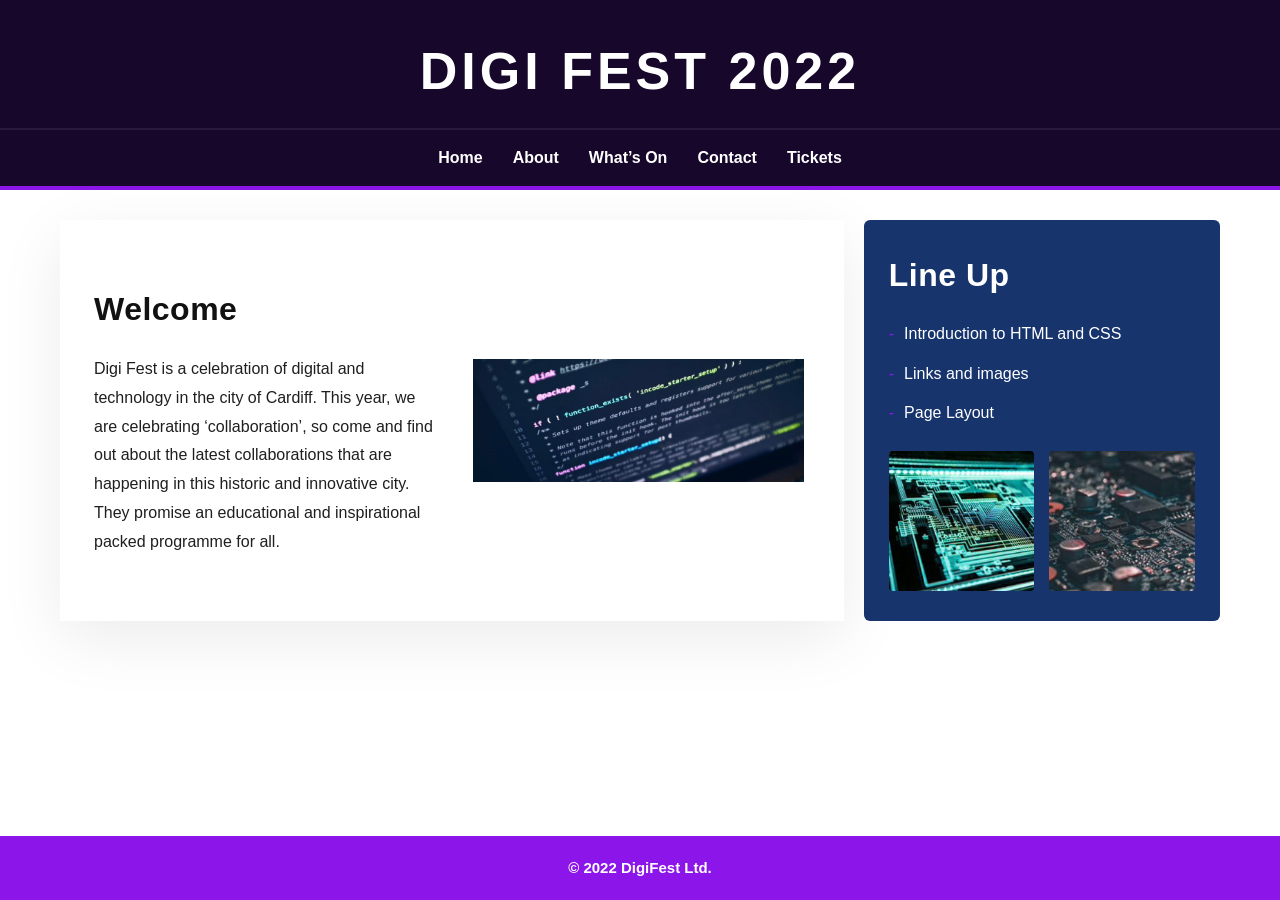
<file: chapters/chapter-4/index.html>
<!DOCTYPE html>
<html lang="en">
<head>
    <meta charset="UTF-8">
    <meta name="viewport" content="width=device-width, initial-scale=1.0">
    <title>Digi Fest - Cardiff Digital Festival</title>
    <link rel="stylesheet" href="style.css">
</head>
<body>
    <div class="page">
        <header class="site-header">
            <div class="header-top">
                <h1>DIGI FEST 2022</h1>
            </div>
            <nav class="navbar">
                <ul>
                    <li><a href="#home">Home</a></li>
                    <li><a href="#about">About</a></li>
                    <li><a href="#whats-on">What’s On</a></li>
                    <li><a href="#contact">Contact</a></li>
                    <li><a href="#tickets">Tickets</a></li>
                </ul>
            </nav>
        </header>

        <main class="content-area">
            <section class="hero-content">
                <article class="welcome">
                    <h2>Welcome</h2>
                    <p>Digi Fest is a celebration of digital and technology in the city of Cardiff. This year, we are celebrating ‘collaboration’, so come and find out about the latest collaborations that are happening in this historic and innovative city. They promise an educational and inspirational packed programme for all.</p>
                </article>
                <div class="hero-image">
                    <img src="WhatsApp Image 2026-05-02 at 1.34.04 PM (1).jpeg" alt="Coding screen" />
                </div>
            </section>

            <aside class="sidebar">
                <div class="sidebar-card">
                    <h2>Line Up</h2>
                    <ul>
                        <li>Introduction to HTML and CSS</li>
                        <li>Links and images</li>
                        <li>Page Layout</li>
                    </ul>
                    <div class="sidebar-images">
                        <img src="WhatsApp Image 2026-05-02 at 1.34.04 PM.jpeg" alt="Circuit board" />
                        <img src="WhatsApp Image 2026-05-02 at 1.34.03 PM.jpeg" alt="Neon circuit" />
                    </div>
                </div>
            </aside>
        </main>

        <footer class="footer">
            <p>&copy; 2022 DigiFest Ltd.</p>
        </footer>
    </div>
</body>
</html>
</file>
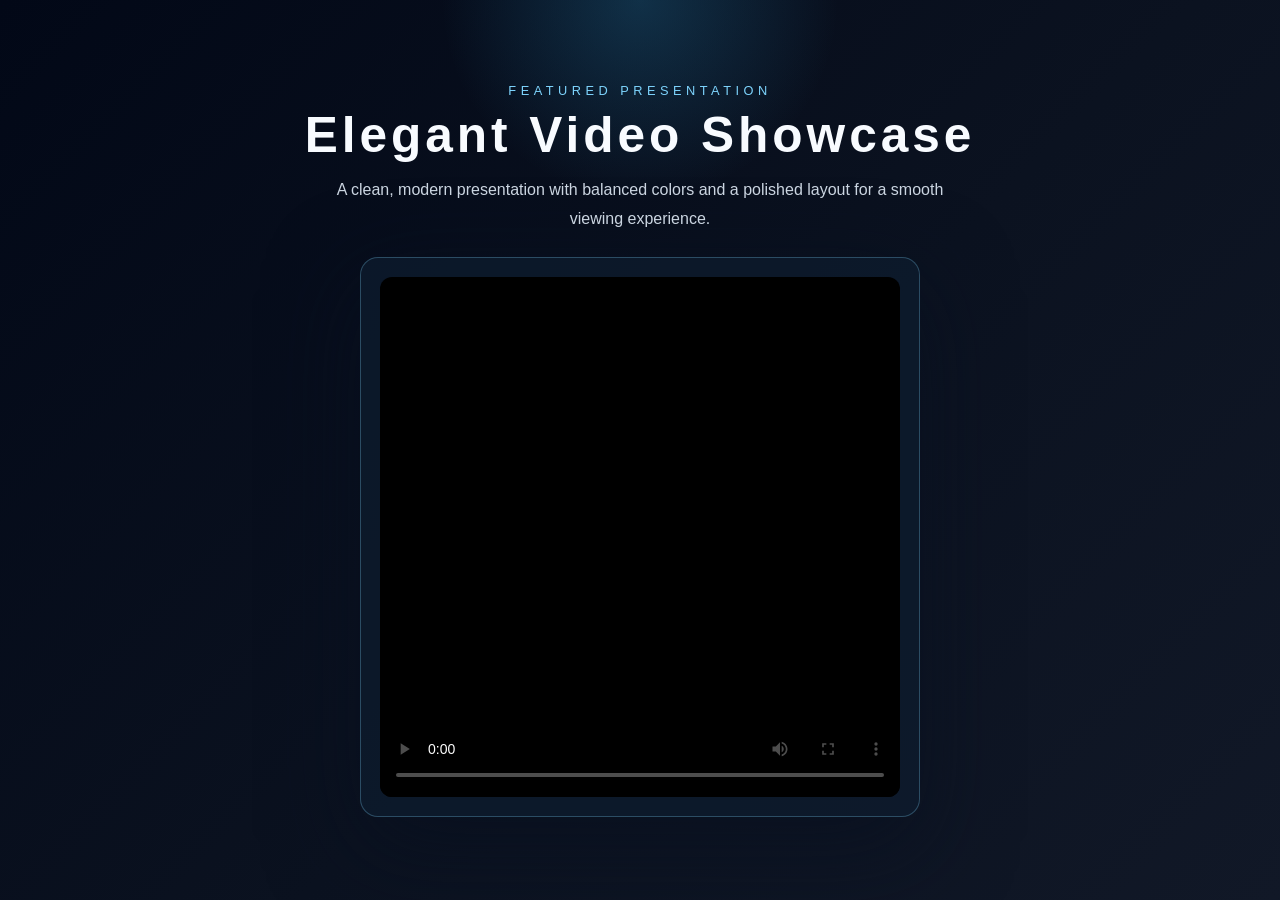
<file: chapters/CHAPTER-5-VIDEO/index.html>
<!DOCTYPE html>
<html lang="en">
<head>
    <meta charset="UTF-8" />
    <meta name="viewport" content="width=device-width, initial-scale=1.0" />
    <title>Featured Video</title>
    <link rel="stylesheet" href="style.css" />
</head>
<body>
    <main class="page">
        <header class="hero">
            <p class="eyebrow">Featured Presentation</p>
            <h1>Elegant Video Showcase</h1>
            <p class="subtitle">A clean, modern presentation with balanced colors and a polished layout for a smooth viewing experience.</p>
        </header>

        <section class="player-card">
            <video controls poster="https://images.unsplash.com/photo-1494526585095-c41746248156?auto=format&fit=crop&w=1200&q=80" aria-label="Featured video player">
                <source src="https://www.w3schools.com/html/mov_bbb.mp4" type="video/mp4" />
                Your browser does not support the video tag.
            </video>
        </section>
    </main>
</body>
</html>
</file>
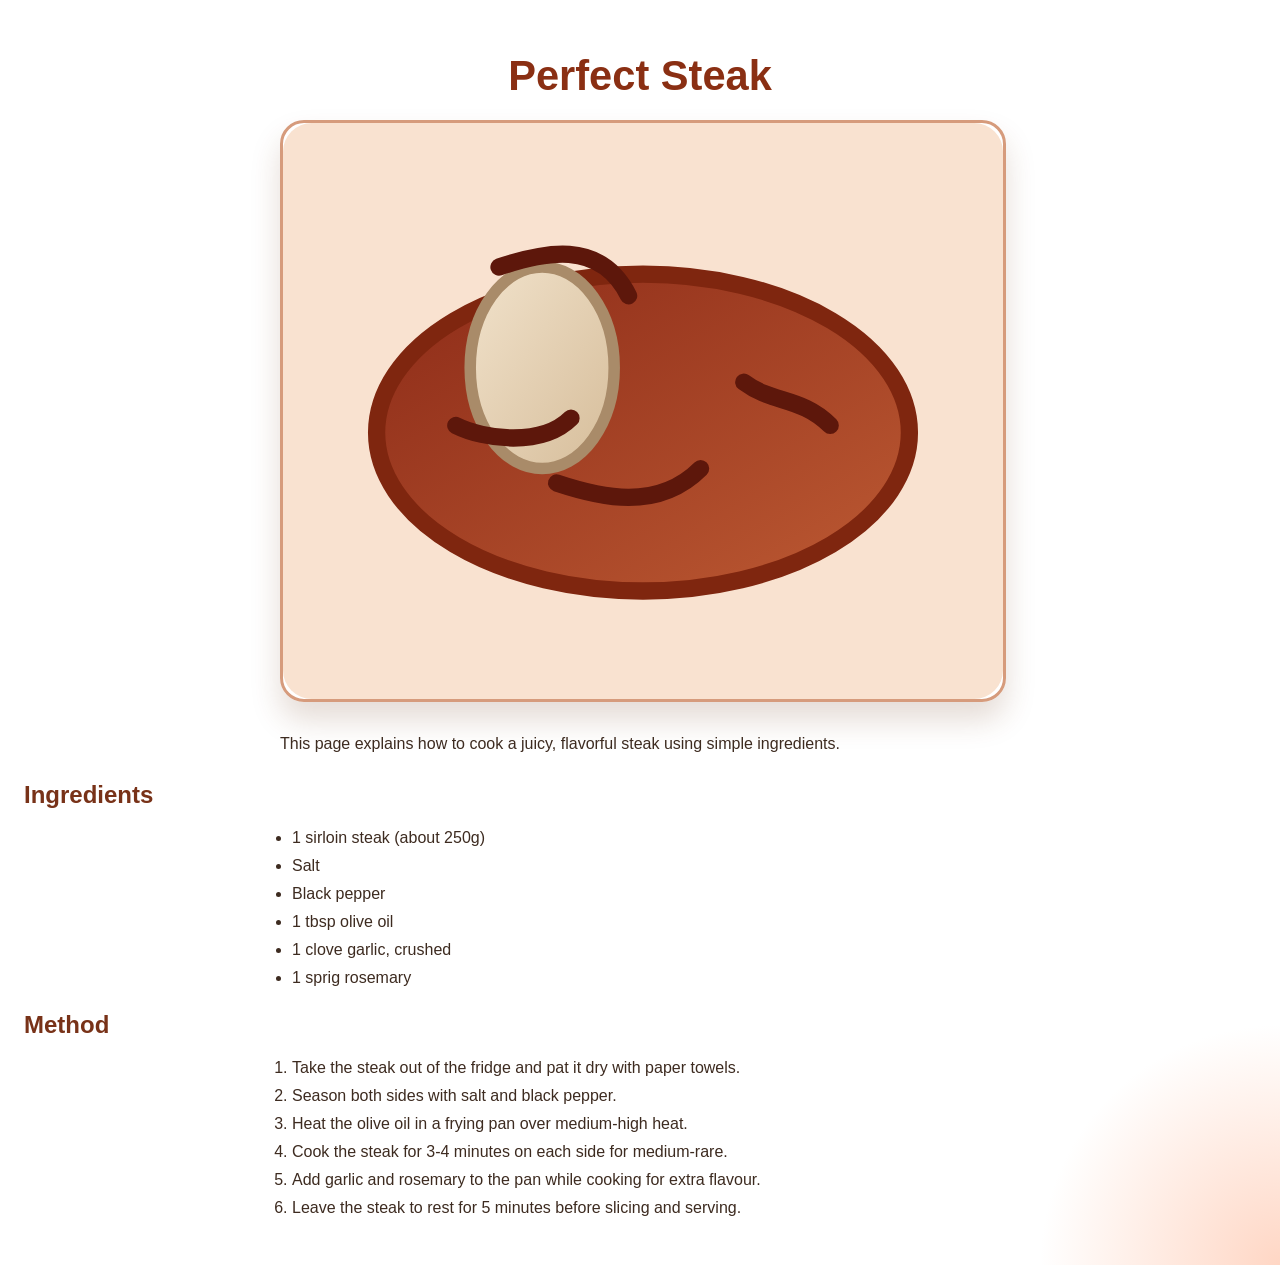
<file: chapters/chapter_1/INDEX.HTML>
<!DOCTYPE html>
<html lang="en">
<head>
  <meta charset="UTF-8">
  <meta name="viewport" content="width=device-width, initial-scale=1.0">
  <title>Perfect Steak Recipe</title>
  <link rel="stylesheet" href="style.css">
</head>
<body>
  <!-- Main recipe title -->
  <h1>Perfect Steak</h1>

  <!-- Steak image to show the dish -->
  <div class="recipe-image">
    <img src="steak.svg" alt="Steak illustration" width="600" height="360">
  </div>

  <!-- Short description of the recipe -->
  <p>This page explains how to cook a juicy, flavorful steak using simple ingredients.</p>

  <!-- Ingredients section -->
  <h2>Ingredients</h2>
  <ul>
    <li>1 sirloin steak (about 250g)</li>
    <li>Salt</li>
    <li>Black pepper</li>
    <li>1 tbsp olive oil</li>
    <li>1 clove garlic, crushed</li>
    <li>1 sprig rosemary</li>
  </ul>

  <!-- Method section -->
  <h2>Method</h2>
  <ol>
    <li>Take the steak out of the fridge and pat it dry with paper towels.</li>
    <li>Season both sides with salt and black pepper.</li>
    <li>Heat the olive oil in a frying pan over medium-high heat.</li>
    <li>Cook the steak for 3-4 minutes on each side for medium-rare.</li>
    <li>Add garlic and rosemary to the pan while cooking for extra flavour.</li>
    <li>Leave the steak to rest for 5 minutes before slicing and serving.</li>
  </ol>
</body>
</html>
</file>
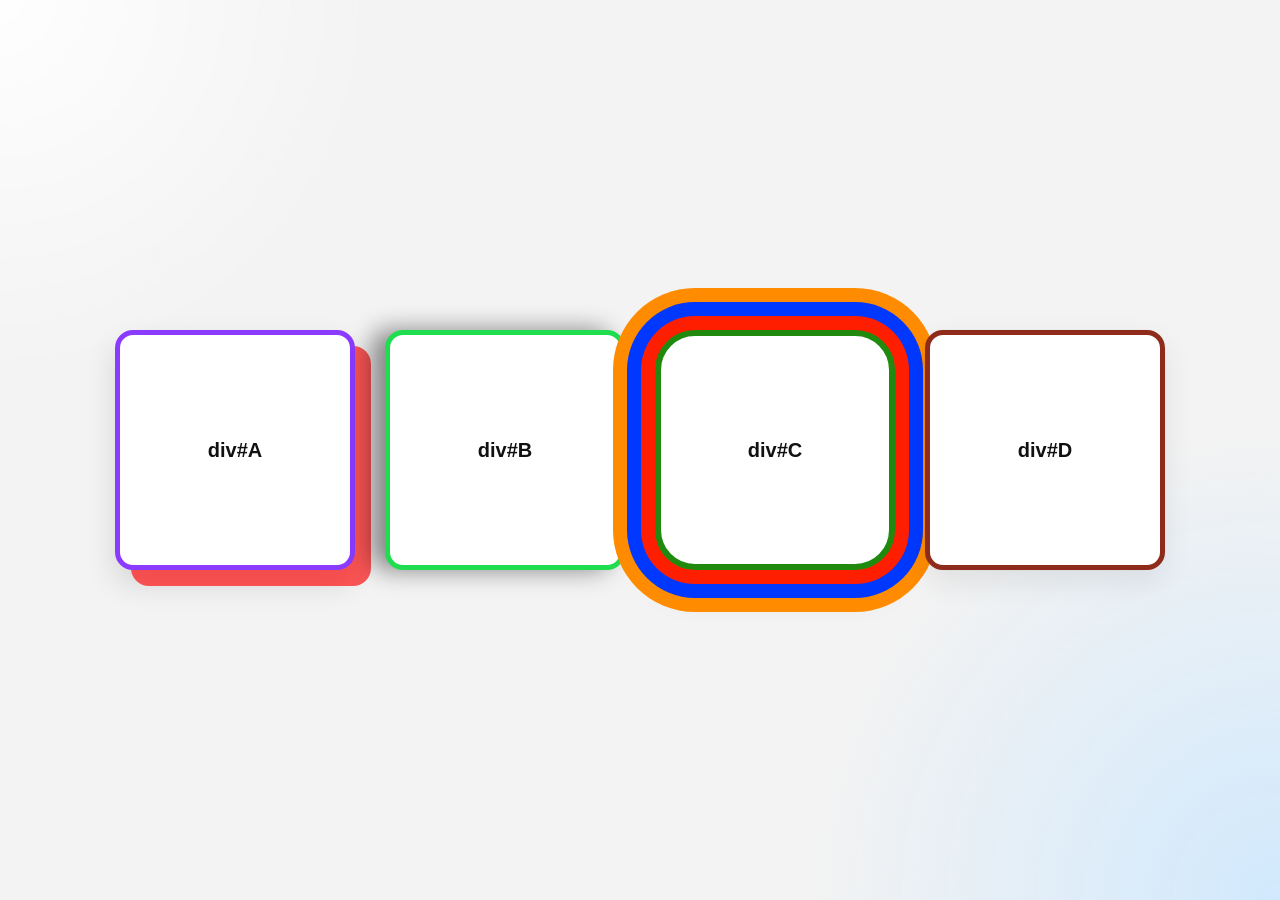
<file: chapters/chapter-3/styling-those-divs/index.html>
<!DOCTYPE html>
<html lang="en">
<head>
    <meta charset="UTF-8" />
    <meta http-equiv="X-UA-Compatible" content="IE=edge" />
    <meta name="viewport" content="width=device-width, initial-scale=1.0" />
    <link rel="stylesheet" href="style.css" type="text/css" />
    <link rel="stylesheet" href="additionalStyle.css" type="text/css" />
    <title>Styling those divs</title>
</head>
<body>
    <div id="A">div#A</div>
    <div id="B">div#B</div>
    <div id="C">div#C</div>
    <div id="D">div#D</div>
</body>
</html>
</file>
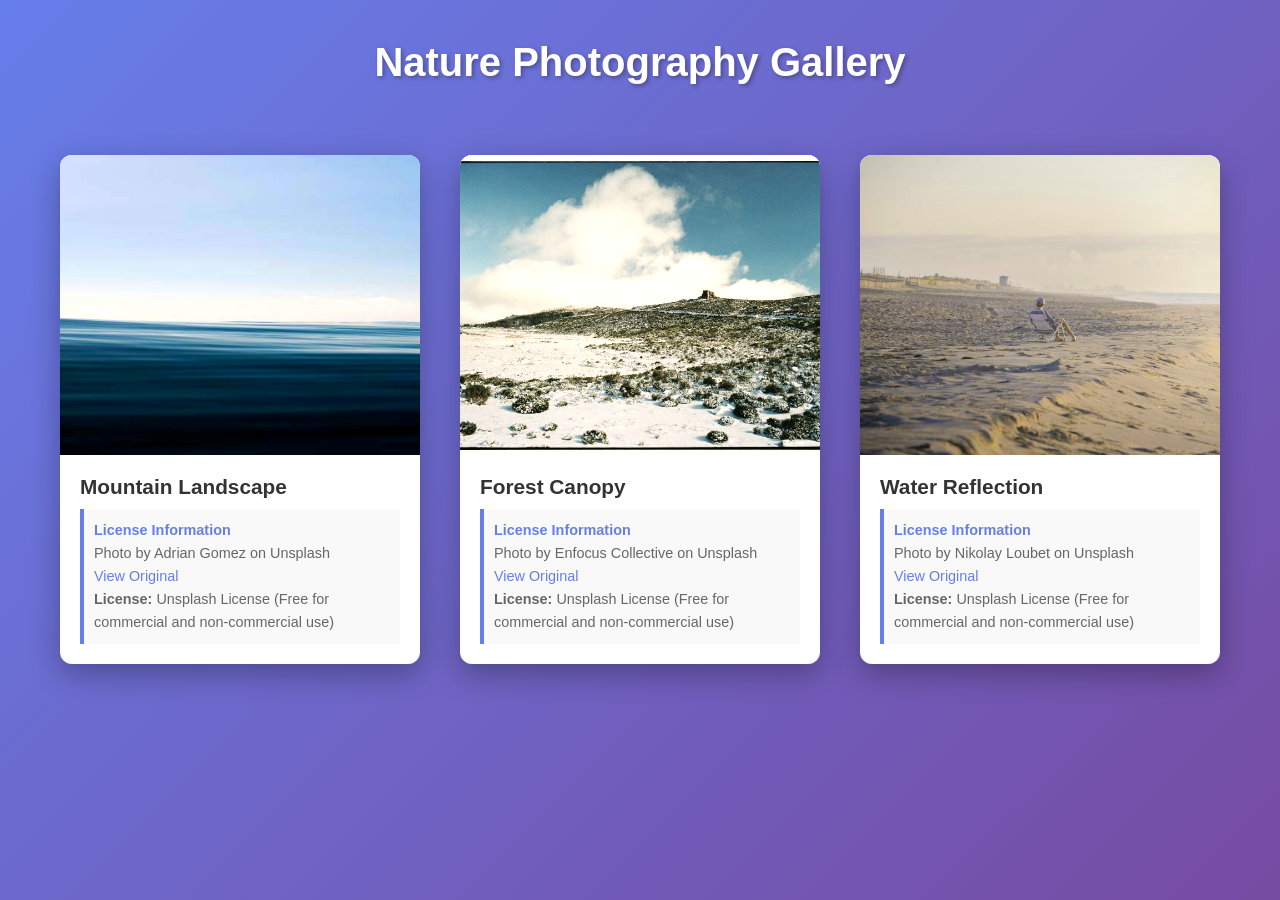
<file: chapters/chapter-3/three-images/index.html>
<!DOCTYPE html>
<html lang="en">
<head>
    <meta charset="UTF-8" />
    <meta http-equiv="X-UA-Compatible" content="IE=edge" />
    <meta name="viewport" content="width=device-width, initial-scale=1.0" />
    <title>Nature Photography Gallery</title>
    <style>
        * {
            margin: 0;
            padding: 0;
            box-sizing: border-box;
        }

        body {
            font-family: 'Segoe UI', Tahoma, Geneva, Verdana, sans-serif;
            background: linear-gradient(135deg, #667eea 0%, #764ba2 100%);
            min-height: 100vh;
            padding: 40px 20px;
        }

        .container {
            max-width: 1200px;
            margin: 0 auto;
        }

        h1 {
            text-align: center;
            color: white;
            margin-bottom: 50px;
            font-size: 2.5em;
            text-shadow: 2px 2px 4px rgba(0,0,0,0.3);
        }

        .gallery {
            display: grid;
            grid-template-columns: repeat(auto-fit, minmax(350px, 1fr));
            gap: 40px;
            padding: 20px;
        }

        .image-card {
            background: white;
            border-radius: 12px;
            overflow: hidden;
            box-shadow: 0 10px 30px rgba(0,0,0,0.3);
            transition: transform 0.3s ease, box-shadow 0.3s ease;
        }

        .image-card:hover {
            transform: translateY(-10px);
            box-shadow: 0 15px 40px rgba(0,0,0,0.4);
        }

        .image-wrapper {
            width: 100%;
            height: 300px;
            overflow: hidden;
            background: #f0f0f0;
        }

        img {
            width: 100%;
            height: 100%;
            object-fit: cover;
            display: block;
        }

        /* CSS Filters for each image */
        .image-1 {
            filter: saturate(150%) contrast(110%);
        }

        .image-2 {
            filter: brightness(110%) sepia(20%);
        }

        .image-3 {
            filter: hue-rotate(15deg) brightness(105%);
        }

        .image-info {
            padding: 20px;
        }

        .image-title {
            font-size: 1.3em;
            font-weight: bold;
            color: #333;
            margin-bottom: 10px;
        }

        .image-license {
            font-size: 0.9em;
            color: #666;
            line-height: 1.6;
            background: #f9f9f9;
            padding: 10px;
            border-left: 4px solid #667eea;
        }

        .license-title {
            font-weight: bold;
            color: #667eea;
        }

        @media (max-width: 768px) {
            h1 {
                font-size: 1.8em;
            }

            .gallery {
                grid-template-columns: 1fr;
            }
        }
    </style>
</head>
<body>
    <div class="container">
        <h1>Nature Photography Gallery</h1>
        
        <div class="gallery">
            <!-- Image 1 -->
            <div class="image-card">
                <div class="image-wrapper">
                    <img 
                        src="adrian-gomez-fTMdrmm3umM-unsplash.jpg" 
                        alt="Mountain landscape with rolling hills and sunrise illumination in warm golden tones"
                        width="600"
                        height="400"
                        title="Golden Hour Mountain Landscape - Scenic peaks bathed in warm sunset light"
                        class="image-1"
                    />
                </div>
                <div class="image-info">
                    <div class="image-title">Mountain Landscape</div>
                    <div class="image-license">
                        <div class="license-title">License Information</div>
                        Photo by Adrian Gomez on Unsplash<br>
                        <a href="https://unsplash.com/photos/fTMdrmm3umM" style="color: #667eea; text-decoration: none;">View Original</a><br>
                        <strong>License:</strong> Unsplash License (Free for commercial and non-commercial use)
                    </div>
                </div>
            </div>

            <!-- Image 2 -->
            <div class="image-card">
                <div class="image-wrapper">
                    <img 
                        src="enfocus-collective-bsEwmzpqyhk-unsplash.jpg" 
                        alt="Dense green forest canopy with sunlight filtering through leaves creating dappled light patterns"
                        width="600"
                        height="400"
                        title="Lush Forest Canopy - Verdant woodland with natural sunlight streaming through dense foliage"
                        class="image-2"
                    />
                </div>
                <div class="image-info">
                    <div class="image-title">Forest Canopy</div>
                    <div class="image-license">
                        <div class="license-title">License Information</div>
                        Photo by Enfocus Collective on Unsplash<br>
                        <a href="https://unsplash.com/photos/bsEwmzpqyhk" style="color: #667eea; text-decoration: none;">View Original</a><br>
                        <strong>License:</strong> Unsplash License (Free for commercial and non-commercial use)
                    </div>
                </div>
            </div>

            <!-- Image 3 -->
            <div class="image-card">
                <div class="image-wrapper">
                    <img 
                        src="nikolay-loubet-OvTA3GojQP8-unsplash.jpg" 
                        alt="Serene water surface reflecting sky with gentle ripples and peaceful natural composition"
                        width="600"
                        height="400"
                        title="Peaceful Water Reflection - Calm water surface with subtle ripples and sky reflection"
                        class="image-3"
                    />
                </div>
                <div class="image-info">
                    <div class="image-title">Water Reflection</div>
                    <div class="image-license">
                        <div class="license-title">License Information</div>
                        Photo by Nikolay Loubet on Unsplash<br>
                        <a href="https://unsplash.com/photos/OvTA3GojQP8" style="color: #667eea; text-decoration: none;">View Original</a><br>
                        <strong>License:</strong> Unsplash License (Free for commercial and non-commercial use)
                    </div>
                </div>
            </div>
        </div>
    </div>
</body>
</html>
</file>
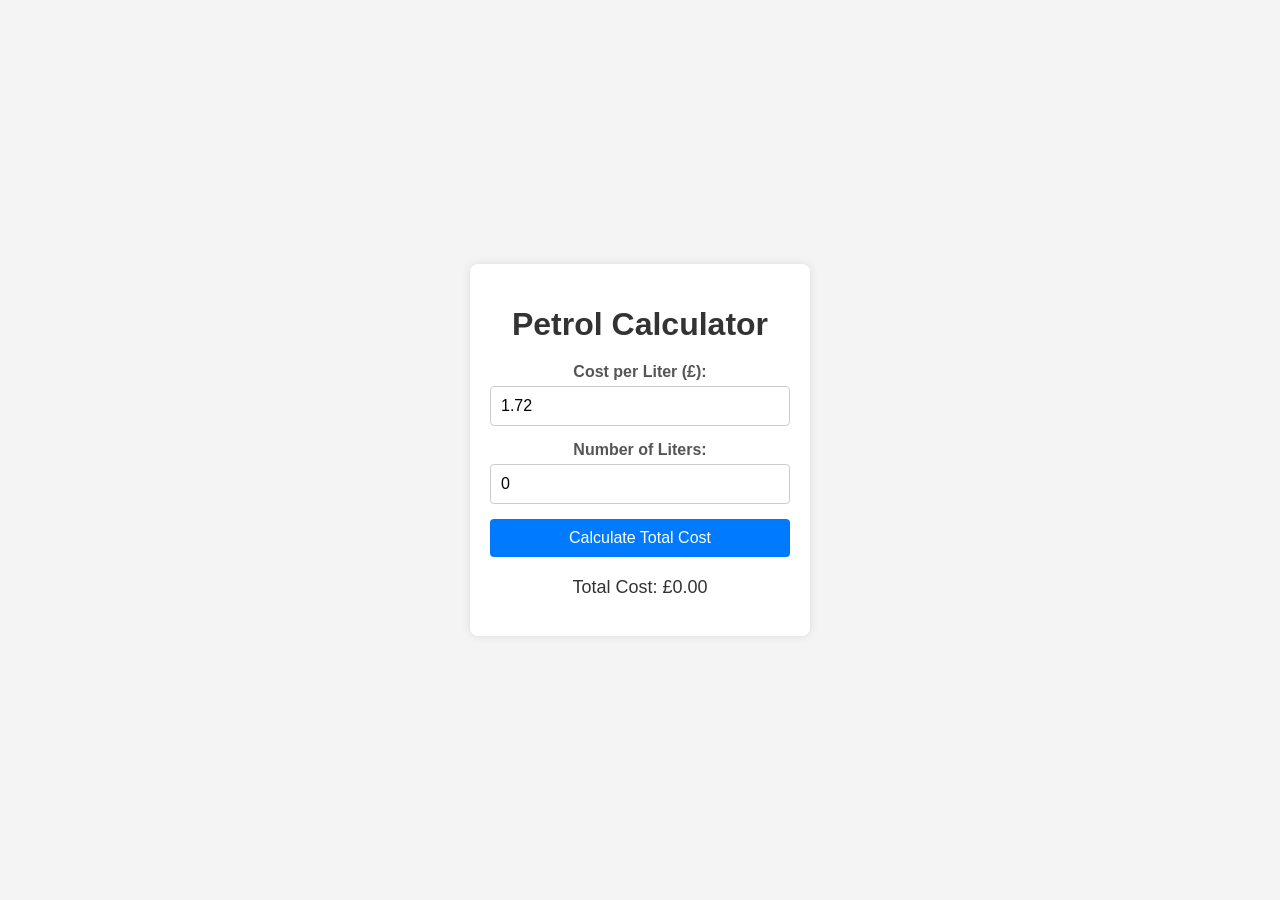
<file: chapters/chapter-6/exercises/Petrol Calculator/index.html>
<!DOCTYPE html>
<html lang="en">
<head>
    <meta charset="UTF-8">
    <meta name="viewport" content="width=device-width, initial-scale=1.0">
    <title>Petrol Calculator</title>
    <!-- Link to the external CSS file for styling -->
    <link rel="stylesheet" href="style.css">
</head>
<body>
    <div class="container">
        <h1>Petrol Calculator</h1>
        <!-- Form for user input -->
        <form id="petrolForm">
            <!-- Input field for cost per liter with default value -->
            <label for="costPerLiter">Cost per Liter (£):</label>
            <input type="number" id="costPerLiter" step="0.01" value="1.72" required>
            
            <!-- Input field for number of liters with default value -->
            <label for="liters">Number of Liters:</label>
            <input type="number" id="liters" step="0.01" value="0" required>
            
            <!-- Button to calculate total cost -->
            <button type="button" id="calculateBtn">Calculate Total Cost</button>
        </form>
        
        <!-- Paragraph to display the total cost -->
        <p id="totalCost">Total Cost: £0.00</p>
    </div>
    
    <!-- Link to the external JavaScript file for functionality -->
    <script src="index.js"></script>
</body>
</html>
</file>
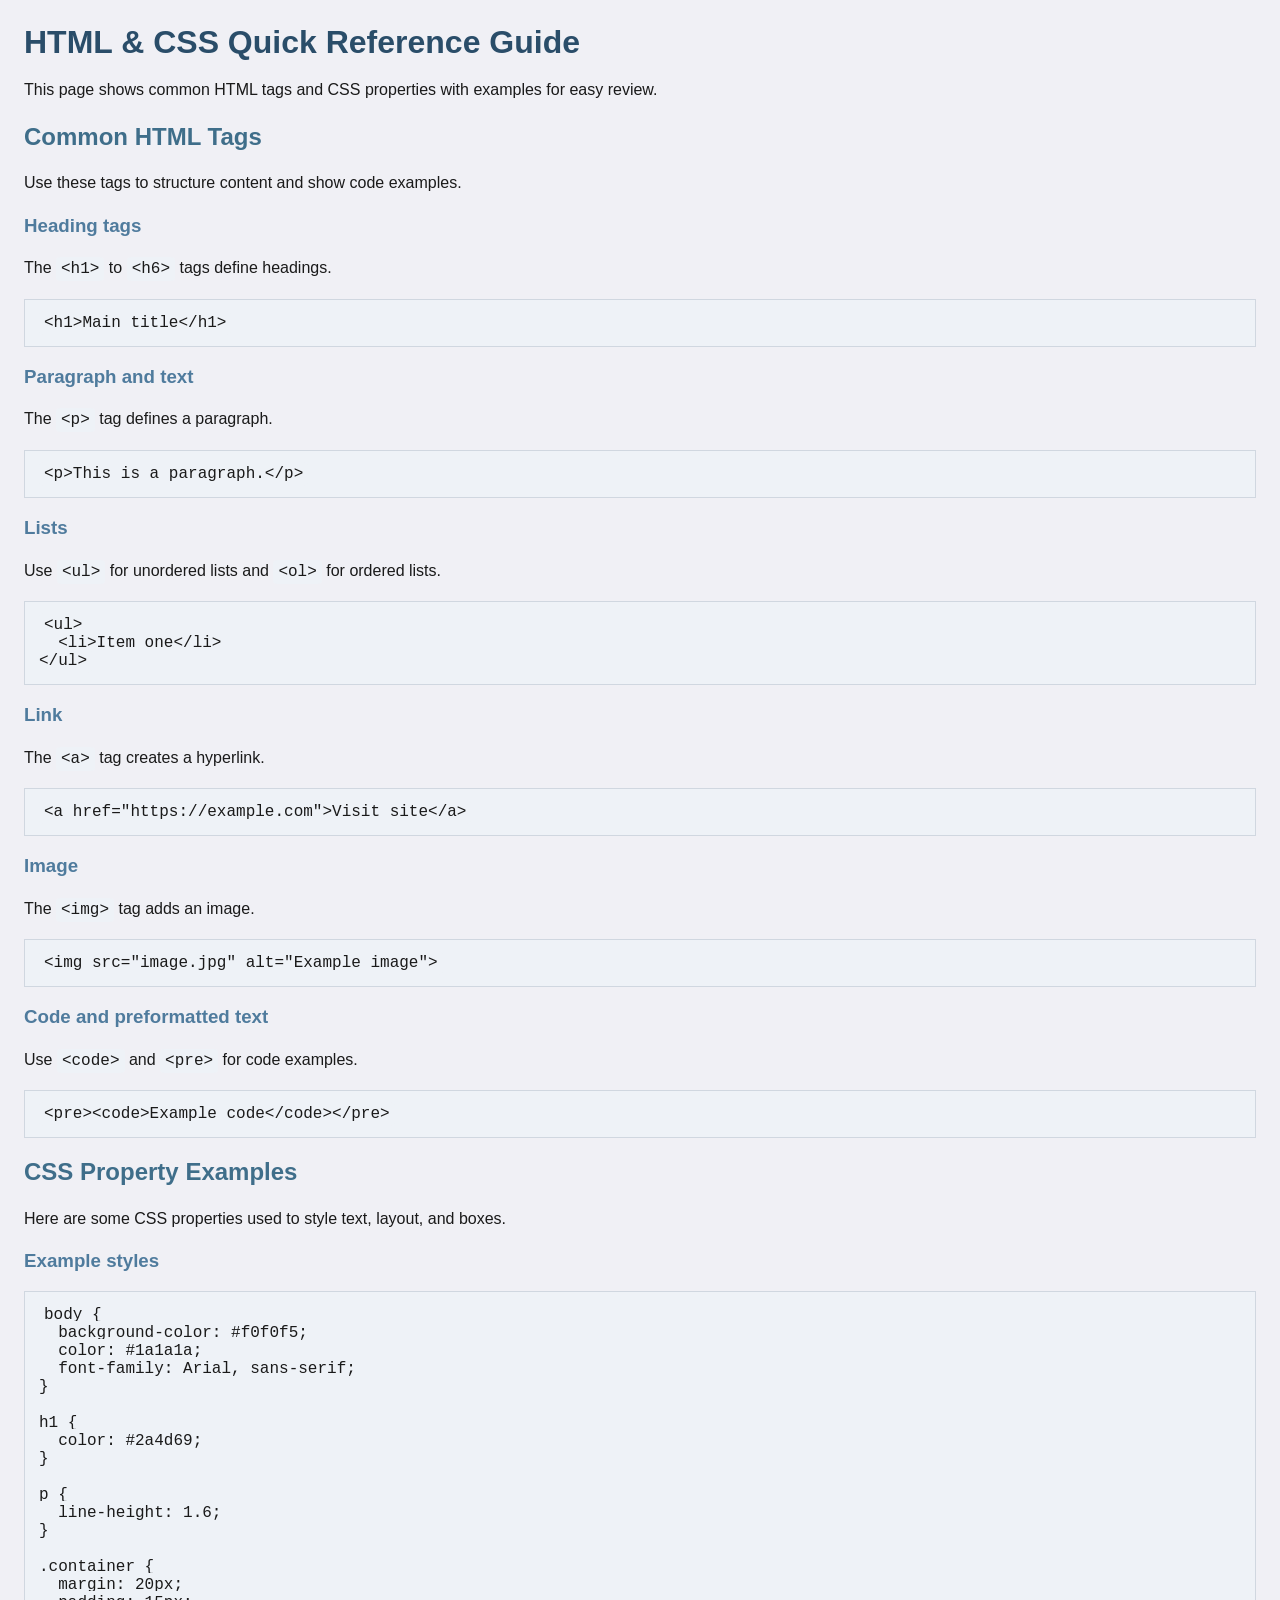
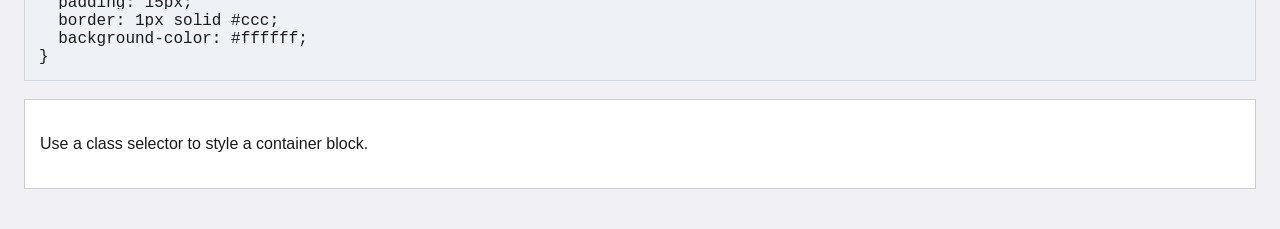
<file: chapters/chapter_1/exercises/HTML and CSS Resource/index.html>
<!DOCTYPE html>
<html lang="en">
<head>
  <meta charset="UTF-8">
  <meta name="viewport" content="width=device-width, initial-scale=1.0">
  <title>HTML & CSS Quick Reference</title>
  <link rel="stylesheet" href="styles.css">
</head>
<body>
  <!-- Main page title -->
  <h1>HTML & CSS Quick Reference Guide</h1>

  <!-- Introduction paragraph -->
  <p>This page shows common HTML tags and CSS properties with examples for easy review.</p>

  <!-- Section for HTML tags -->
  <h2>Common HTML Tags</h2>
  <p>Use these tags to structure content and show code examples.</p>

  <h3>Heading tags</h3>
  <p>The <code>&lt;h1&gt;</code> to <code>&lt;h6&gt;</code> tags define headings.</p>
  <pre><code>&lt;h1&gt;Main title&lt;/h1&gt;</code></pre>

  <h3>Paragraph and text</h3>
  <p>The <code>&lt;p&gt;</code> tag defines a paragraph.</p>
  <pre><code>&lt;p&gt;This is a paragraph.&lt;/p&gt;</code></pre>

  <h3>Lists</h3>
  <p>Use <code>&lt;ul&gt;</code> for unordered lists and <code>&lt;ol&gt;</code> for ordered lists.</p>
  <pre><code>&lt;ul&gt;
  &lt;li&gt;Item one&lt;/li&gt;
&lt;/ul&gt;</code></pre>

  <h3>Link</h3>
  <p>The <code>&lt;a&gt;</code> tag creates a hyperlink.</p>
  <pre><code>&lt;a href="https://example.com"&gt;Visit site&lt;/a&gt;</code></pre>

  <h3>Image</h3>
  <p>The <code>&lt;img&gt;</code> tag adds an image.</p>
  <pre><code>&lt;img src="image.jpg" alt="Example image"&gt;</code></pre>

  <h3>Code and preformatted text</h3>
  <p>Use <code>&lt;code&gt;</code> and <code>&lt;pre&gt;</code> for code examples.</p>
  <pre><code>&lt;pre&gt;&lt;code&gt;Example code&lt;/code&gt;&lt;/pre&gt;</code></pre>

  <h2>CSS Property Examples</h2>
  <p>Here are some CSS properties used to style text, layout, and boxes.</p>

  <h3>Example styles</h3>
  <pre><code>body {
  background-color: #f0f0f5;
  color: #1a1a1a;
  font-family: Arial, sans-serif;
}

h1 {
  color: #2a4d69;
}

p {
  line-height: 1.6;
}

.container {
  margin: 20px;
  padding: 15px;
  border: 1px solid #ccc;
  background-color: #ffffff;
}
</code></pre>

  <div class="container">
    <p>Use a class selector to style a container block.</p>
  </div>
</body>
</html>
</file>
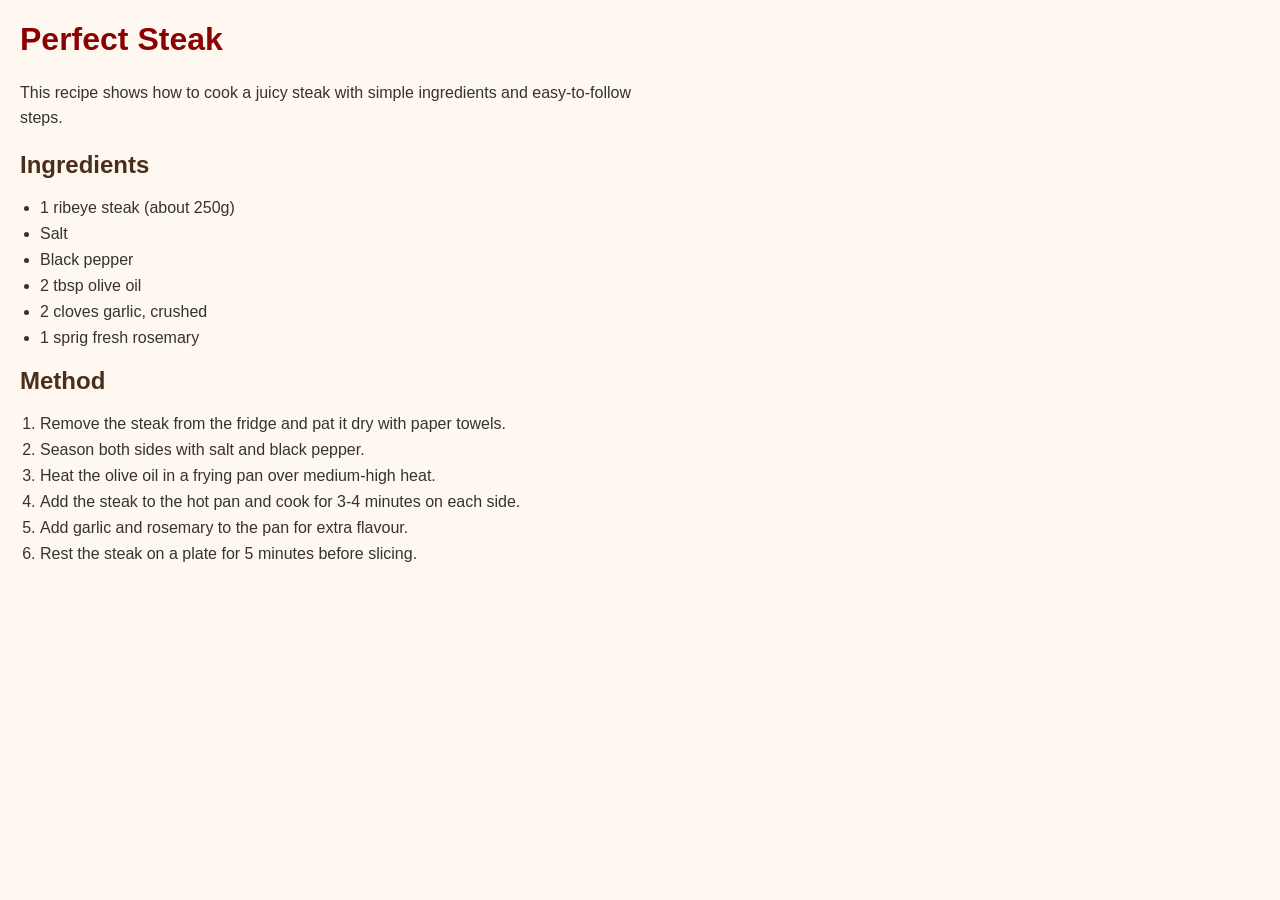
<file: chapters/chapter_1/exercises/Recipe page/index.html>
<!DOCTYPE html>
<html lang="en">
<head>
  <meta charset="UTF-8">
  <meta name="viewport" content="width=device-width, initial-scale=1.0">
  <title>Perfect Steak Recipe</title>
  <link rel="stylesheet" href="styles.css">
</head>
<body>
  <!-- Main recipe title -->
  <h1>Perfect Steak</h1>

  <!-- Short description of the recipe -->
  <p>This recipe shows how to cook a juicy steak with simple ingredients and easy-to-follow steps.</p>

  <!-- Ingredients section title -->
  <h2>Ingredients</h2>

  <!-- Unordered list of ingredients -->
  <ul>
    <li>1 ribeye steak (about 250g)</li>
    <li>Salt</li>
    <li>Black pepper</li>
    <li>2 tbsp olive oil</li>
    <li>2 cloves garlic, crushed</li>
    <li>1 sprig fresh rosemary</li>
  </ul>

  <!-- Method section title -->
  <h2>Method</h2>

  <!-- Ordered list of cooking steps -->
  <ol>
    <li>Remove the steak from the fridge and pat it dry with paper towels.</li>
    <li>Season both sides with salt and black pepper.</li>
    <li>Heat the olive oil in a frying pan over medium-high heat.</li>
    <li>Add the steak to the hot pan and cook for 3-4 minutes on each side.</li>
    <li>Add garlic and rosemary to the pan for extra flavour.</li>
    <li>Rest the steak on a plate for 5 minutes before slicing.</li>
  </ol>
</body>
</html>
</file>
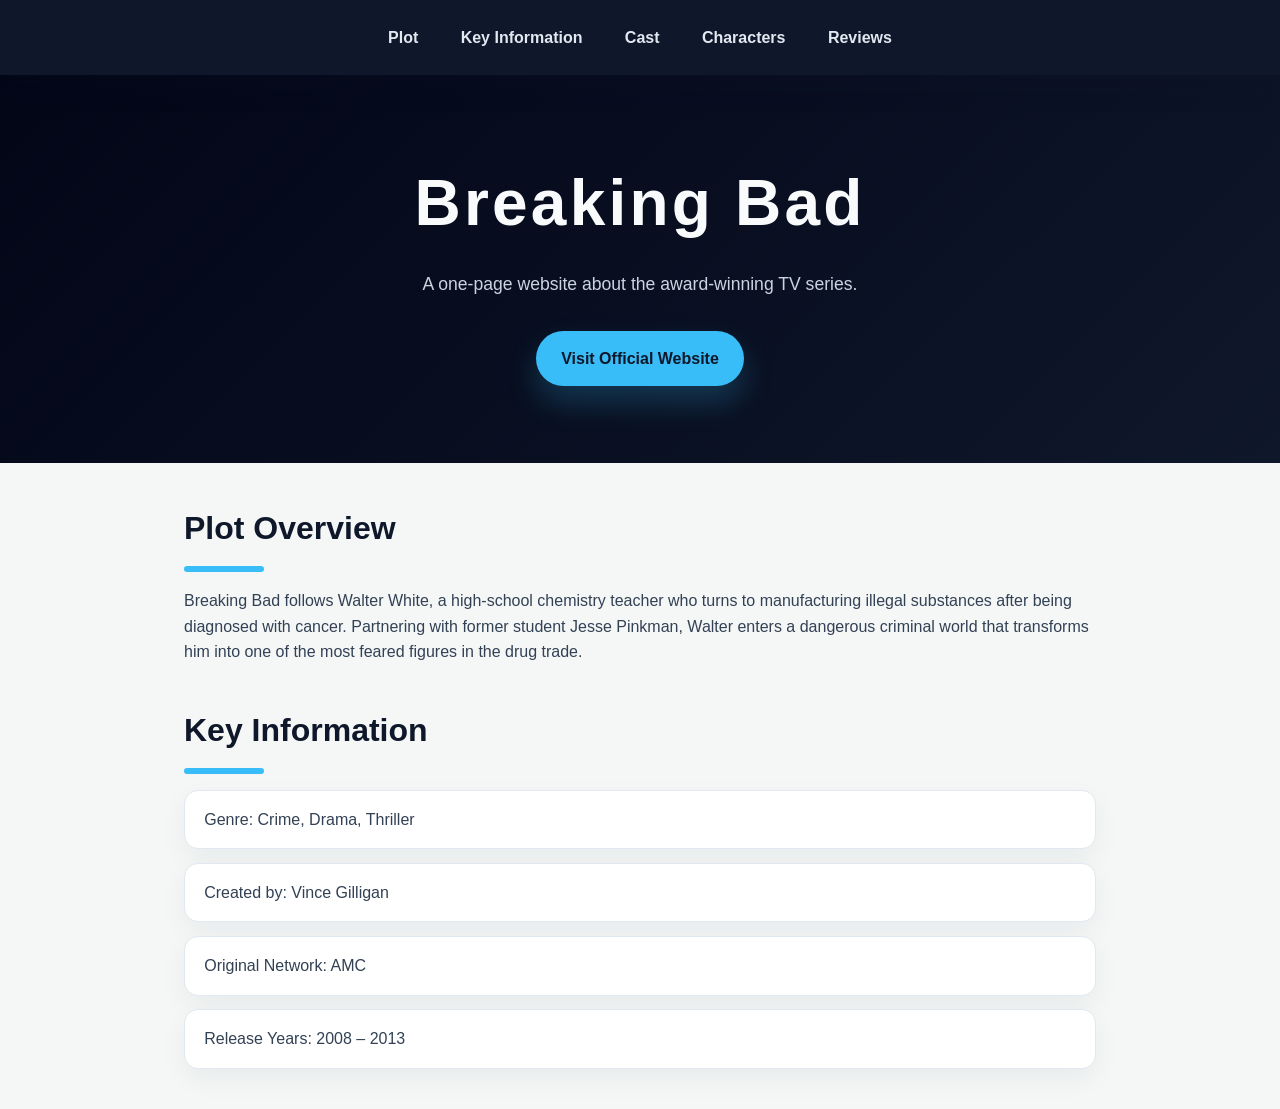
<file: chapters/chapter-2/chapter.html>
<!DOCTYPE html>
<html lang="en">
<head>
    <meta charset="UTF-8">
    <meta name="viewport" content="width=device-width, initial-scale=1.0">
    <title>Breaking Bad – One Page Website</title>
    <link rel="stylesheet" href="style.css">
</head>

<body>

    <!-- Navigation Bar -->
    <nav class="navbar">
        <a href="#plot">Plot</a>
        <a href="#info">Key Information</a>
        <a href="#cast">Cast</a>
        <a href="#characters">Characters</a>
        <a href="#reviews">Reviews</a>
    </nav>

    <header class="header">
        <h1>Breaking Bad</h1>
        <p>A one‑page website about the award‑winning TV series.</p>

        <a class="btn" href="https://www.amc.com/shows/breaking-bad" target="_blank">
            Visit Official Website
        </a>
    </header>

    <!-- Plot Section -->
    <section id="plot" class="section">
        <h2>Plot Overview</h2>
        <p>
            Breaking Bad follows Walter White, a high‑school chemistry teacher who turns to 
            manufacturing illegal substances after being diagnosed with cancer. Partnering 
            with former student Jesse Pinkman, Walter enters a dangerous criminal world 
            that transforms him into one of the most feared figures in the drug trade.
        </p>
    </section>

    <!-- Key Information -->
    <section id="info" class="section">
        <h2>Key Information</h2>
        <ul>
            <li>Genre: Crime, Drama, Thriller</li>
            <li>Created by: Vince Gilligan</li>
            <li>Original Network: AMC</li>
            <li>Release Years: 2008 – 2013</li>
</file>
<file: chapters/chapter-4/style.css>
* {
    margin: 0;
    padding: 0;
    box-sizing: border-box;
}

body {
    font-family: "Arial", sans-serif;
    background-color: #ffffff;
    color: #111111;
    line-height: 1.6;
}

.page {
    min-height: 100vh;
    display: flex;
    flex-direction: column;
}

.site-header {
    background-color: #17072b;
    color: #ffffff;
}

.header-top {
    text-align: center;
    padding: 30px 20px 10px;
}

.header-top h1 {
    font-size: 52px;
    letter-spacing: 4px;
    text-transform: uppercase;
    margin-bottom: 5px;
}

.navbar {
    border-top: 2px solid rgba(255, 255, 255, 0.08);
    border-bottom: 4px solid #8c15e9;
}

.navbar ul {
    list-style: none;
    display: flex;
    justify-content: center;
    flex-wrap: wrap;
    gap: 30px;
    padding: 15px 20px;
}

.navbar a {
    color: #ffffff;
    text-decoration: none;
    font-size: 16px;
    font-weight: 600;
    transition: color 0.2s ease, transform 0.2s ease;
}

.navbar a:hover {
    color: #8c15e9;
    transform: translateY(-1px);
}

.content-area {
    display: grid;
    grid-template-columns: 2.2fr 1fr;
    gap: 20px;
    max-width: 1200px;
    margin: 0 auto;
    padding: 30px 20px 40px;
    width: 100%;
}

.hero-content {
    background-color: #ffffff;
    padding: 30px;
    border: 4px solid #ffffff;
    box-shadow: 0 18px 60px rgba(0, 0, 0, 0.08);
    display: grid;
    grid-template-columns: 1fr 1fr;
    gap: 30px;
    align-items: center;
}

.welcome h2,
.sidebar-card h2 {
    font-size: 32px;
    margin-bottom: 20px;
    text-transform: capitalize;
    letter-spacing: 0.5px;
}

.welcome p {
    font-size: 16px;
    color: #1f1f1f;
    line-height: 1.8;
}

.hero-image {
    border: 6px solid #ffffff;
    overflow: hidden;
    border-radius: 6px;
    box-shadow: inset 0 0 0 1px rgba(0, 0, 0, 0.05);
}

.hero-image img {
    width: 100%;
    height: auto;
    display: block;
}

.sidebar {
    display: flex;
    align-items: flex-start;
}

.sidebar-card {
    background-color: #17346d;
    color: #ffffff;
    padding: 30px 25px;
    border-radius: 6px;
    width: 100%;
}

.sidebar-card h2 {
    color: #ffffff;
}

.sidebar-card ul {
    list-style: none;
    margin-bottom: 25px;
}

.sidebar-card li {
    margin-bottom: 14px;
    font-size: 16px;
    line-height: 1.6;
}

.sidebar-card li::before {
    content: "-";
    margin-right: 10px;
    color: #8c15e9;
}

.sidebar-images {
    display: grid;
    grid-template-columns: repeat(2, minmax(0, 1fr));
    gap: 15px;
}

.sidebar-images img {
    width: 100%;
    border-radius: 4px;
    object-fit: cover;
    display: block;
    height: 140px;
}

.footer {
    background-color: #8c15e9;
    color: #ffffff;
    text-align: center;
    padding: 20px 0;
    margin-top: auto;
    font-size: 15px;
    font-weight: 600;
}

@media (max-width: 980px) {
    .content-area {
        grid-template-columns: 1fr;
    }

    .hero-content {
        grid-template-columns: 1fr;
    }

    .sidebar {
        order: 1;
    }
}

@media (max-width: 720px) {
    .header-top h1 {
        font-size: 42px;
    }

    .navbar ul {
        gap: 18px;
        flex-direction: column;
        align-items: center;
    }

    .hero-content,
    .sidebar-card {
        padding: 22px;
    }

    .sidebar-images {
        grid-template-columns: 1fr 1fr;
        gap: 12px;
    }
}
</file>
<file: chapters/CHAPTER-5-VIDEO/style.css>
:root {
    --bg: #07111f;
    --panel: rgba(13, 28, 46, 0.78);
    --accent: #7dd3fc;
    --accent-strong: #38bdf8;
    --text: #f8fbff;
    --muted: #cbd5e1;
    --shadow: 0 28px 90px rgba(8, 15, 30, 0.65);
    --border: rgba(125, 211, 252, 0.28);
}

* {
    box-sizing: border-box;
}

body {
    margin: 0;
    min-height: 100vh;
    padding: 24px;
    font-family: "Segoe UI", "Tahoma", sans-serif;
    color: var(--text);
    background:
        radial-gradient(circle at top, rgba(56, 189, 248, 0.2), transparent 18%),
        linear-gradient(135deg, #020817, #0b1220 55%, #111827);
    display: flex;
    justify-content: center;
    align-items: center;
}

.page {
    width: min(100%, 860px);
    text-align: center;
}

.hero {
    margin-bottom: 24px;
}

.eyebrow {
    margin: 0 0 8px;
    text-transform: uppercase;
    letter-spacing: 0.35em;
    color: var(--accent);
    font-size: 0.8rem;
}

h1 {
    margin: 0;
    font-size: clamp(2.2rem, 4vw, 3.1rem);
    letter-spacing: 0.08em;
    font-weight: 700;
}

.subtitle {
    max-width: 640px;
    margin: 12px auto 0;
    color: var(--muted);
    font-size: 1rem;
    line-height: 1.8;
}

.player-card {
    width: min(100%, 560px);
    aspect-ratio: 1 / 1;
    margin: 0 auto;
    padding: 12px;
    border: 1px solid var(--border);
    border-radius: 18px;
    background: var(--panel);
    box-shadow: var(--shadow);
    display: flex;
    align-items: center;
    justify-content: center;
}

video {
    width: min(100%, 520px);
    aspect-ratio: 1 / 1;
    display: block;
    border-radius: 12px;
    background: #000;
    outline: none;
    object-fit: cover;
}

@media (max-width: 640px) {
    body {
        padding: 16px;
    }

    .player-card {
        width: min(100%, 420px);
        aspect-ratio: 1 / 1;
        padding: 10px;
        border-radius: 16px;
    }

    video {
        width: min(100%, 380px);
    }

    h1 {
        letter-spacing: 0.05em;
    }
}
</file>
<file: chapters/chapter_1/style.css>
/* Global page styling for the steak recipe */
body {
  margin: 0;
  padding: 24px;
  font-family: Arial, Helvetica, sans-serif;
  background: linear-gradient(135deg, #fff4eb 0%, #f9e2d0 100%);
  color: #3d2b20;
  background-image: radial-gradient(circle at top left, rgba(255, 255, 255, 0.9), transparent 180px),
                    radial-gradient(circle at bottom right, rgba(255, 210, 190, 0.9), transparent 240px);
}

h1 {
  text-align: center;
  margin-bottom: 20px;
  font-size: 2.6rem;
  color: #8a2f13;
}

h2 {
  color: #783218;
  margin-top: 24px;
}

p {
  max-width: 720px;
  margin: 0 auto 20px;
  font-size: 1rem;
  line-height: 1.7;
}

ul,
ol {
  max-width: 720px;
  margin: 0 auto 24px;
  padding-left: 24px;
}

li {
  margin-bottom: 10px;
}

.recipe-image {
  max-width: 720px;
  margin: 0 auto 24px;
  text-align: center;
}

.recipe-image img {
  width: 100%;
  height: auto;
  border-radius: 24px;
  border: 3px solid #d69b7c;
  box-shadow: 0 18px 30px rgba(110, 60, 30, 0.18);
}
</file>
<file: chapters/chapter-3/styling-those-divs/style.css>
* {
    margin: 0;
    padding: 0;
    box-sizing: border-box;
}

body {
    min-height: 100vh;
    display: flex;
    align-items: center;
    justify-content: center;
    gap: 30px;
    padding: 40px;
    background: #f3f3f3;
    font-family: 'Segoe UI', Tahoma, Geneva, Verdana, sans-serif;
}

body::before {
    content: '';
    position: fixed;
    inset: 0;
    background: radial-gradient(circle at top left, rgba(255,255,255,0.9), transparent 25%),
                radial-gradient(circle at bottom right, rgba(200,230,255,0.8), transparent 30%);
    pointer-events: none;
}

div {
    width: 240px;
    height: 240px;
    display: flex;
    align-items: center;
    justify-content: center;
    background: white;
    color: #111;
    font-size: 1.25rem;
    font-weight: 700;
    border-radius: 18px;
    position: relative;
    transition: transform 0.25s ease, box-shadow 0.25s ease;
}

#A {
    border: 5px solid #8a3bff;
    box-shadow: 16px 16px 0px rgba(255, 0, 0, 0.65), 0 14px 30px rgba(0, 0, 0, 0.12);
}

#A:hover {
    transform: translateY(-6px);
    box-shadow: 16px 16px 0px rgba(255, 0, 0, 0.75), 0 24px 40px rgba(0, 0, 0, 0.18);
}

#B {
    border: 5px solid #1fdd4f;
    box-shadow: -14px 0 24px rgba(0, 0, 0, 0.45);
}

#B:hover {
    transform: translateY(-6px) scale(1.02);
}

#C {
    border: 6px solid #1f8a0d;
    border-radius: 40px;
    box-shadow:
        0 0 0 14px #ff1f00,
        0 0 0 28px #0038ff,
        0 0 0 42px #ff8c00,
        0 18px 40px rgba(0, 0, 0, 0.14);
}

#C:hover {
    transform: scale(1.03);
}

#D {
    border: 5px solid #8f2b1b;
    box-shadow: 0 0 0 1px rgba(0,0,0,0.02), 0 12px 30px rgba(0, 0, 0, 0.08);
}

#D:hover {
    transform: translateY(-4px);
}

@media (max-width: 900px) {
    body {
        flex-wrap: wrap;
        justify-content: center;
    }

    div {
        margin: 12px;
    }
}
</file>
<file: chapters/chapter-3/styling-those-divs/additionalStyle.css>
/* Additional styling for enhanced visual effects */

/* Animations */
@keyframes fadeIn {
    from {
        opacity: 0;
        transform: translateY(20px);
    }
    to {
        opacity: 1;
        transform: translateY(0);
    }
}

@keyframes pulse {
    0%, 100% {
        box-shadow: 0 10px 30px rgba(0, 0, 0, 0.2);
    }
    50% {
        box-shadow: 0 15px 40px rgba(0, 0, 0, 0.3);
    }
}

/* Apply animations on page load */
div {
    animation: fadeIn 0.6s ease-out;
}

div:nth-child(1) {
    animation-delay: 0s;
}

div:nth-child(2) {
    animation-delay: 0.2s;
}

div:nth-child(3) {
    animation-delay: 0.4s;
}

div:nth-child(4) {
    animation-delay: 0.6s;
}

/* Additional interactive effects */
div:nth-child(1):active {
    transform: perspective(1000px) rotateX(0deg) scale(0.98);
}

div:nth-child(2):active {
    transform: rotate(10deg) scale(1.02);
}

div:nth-child(3):active {
    transform: scale(1.12) translateY(-15px);
}

div:nth-child(4):active {
    transform: skewX(-10deg) scale(1.05) translateY(-10px);
}

/* Focus states for accessibility */
div:focus {
    outline: 3px solid rgba(255, 255, 255, 0.8);
    outline-offset: 5px;
}

/* Print styles */
@media print {
    body {
        background: white;
        gap: 10px;
        padding: 10px;
    }
    
    div {
        page-break-inside: avoid;
        box-shadow: none;
        border: 1px solid #ddd;
    }
}

/* Dark mode support */
@media (prefers-color-scheme: dark) {
    body {
        background: linear-gradient(135deg, #1a1a2e 0%, #16213e 100%);
    }
}

/* High contrast mode */
@media (prefers-contrast: more) {
    div {
        border: 2px solid white;
    }
}

/* Reduced motion support */
@media (prefers-reduced-motion: reduce) {
    div {
        animation: none !important;
        transition: none !important;
    }
}
</file>
<file: chapters/chapter-6/exercises/Petrol Calculator/style.css>
/* CSS for Petrol Calculator - Clean and professional styling */

/* Body styling for overall page */
body {
    font-family: Arial, sans-serif;
    background-color: #f4f4f4;
    margin: 0;
    padding: 0;
    display: flex;
    justify-content: center;
    align-items: center;
    height: 100vh;
}

/* Container for the calculator */
.container {
    background-color: white;
    padding: 20px;
    border-radius: 8px;
    box-shadow: 0 0 10px rgba(0, 0, 0, 0.1);
    width: 300px;
    text-align: center;
}

/* Heading styling */
h1 {
    color: #333;
    margin-bottom: 20px;
}

/* Form styling */
form {
    display: flex;
    flex-direction: column;
}

/* Label styling */
label {
    margin-bottom: 5px;
    font-weight: bold;
    color: #555;
}

/* Input field styling */
input {
    padding: 10px;
    margin-bottom: 15px;
    border: 1px solid #ccc;
    border-radius: 4px;
    font-size: 16px;
    transition: border-color 0.3s;
}

/* Focus effect for input fields */
input:focus {
    border-color: #007bff;
    outline: none;
    box-shadow: 0 0 5px rgba(0, 123, 255, 0.5);
}

/* Button styling */
button {
    padding: 10px;
    background-color: #007bff;
    color: white;
    border: none;
    border-radius: 4px;
    font-size: 16px;
    cursor: pointer;
    transition: background-color 0.3s;
}

/* Hover effect for button */
button:hover {
    background-color: #0056b3;
}

/* Paragraph for displaying total cost */
p {
    margin-top: 20px;
    font-size: 18px;
    color: #333;
}
</file>
<file: chapters/chapter_1/exercises/HTML and CSS Resource/styles.css>
/* Styles for the HTML & CSS quick reference page */
body {
  margin: 24px;
  font-family: Arial, sans-serif;
  background-color: #f0f0f5;
  color: #1a1a1a;
}

h1 {
  color: #2a4d69;
  margin-bottom: 0.5rem;
}

h2 {
  color: #3f6e8a;
}

h3 {
  color: #4f7b9d;
}

p {
  max-width: 760px;
  line-height: 1.6;
  margin-bottom: 1rem;
}

code {
  font-family: Consolas, monospace;
  background-color: #eef2f7;
  padding: 3px 5px;
  border-radius: 4px;
}

pre {
  background-color: #eef2f7;
  padding: 14px;
  border: 1px solid #d0d7e0;
  overflow-x: auto;
}

.container {
  margin: 18px 0;
  padding: 15px;
  border: 1px solid #ccc;
  background-color: #ffffff;
}
</file>
<file: chapters/chapter_1/exercises/Recipe page/styles.css>
/* Style for the recipe page */
body {
  font-family: Arial, sans-serif;
  margin: 20px;
  background-color: #fff8f0;
  color: #333;
}

h1 {
  color: #8b0000;
}

h2 {
  color: #4a2e1b;
}

p {
  max-width: 650px;
  line-height: 1.6;
}

ul,
ol {
  max-width: 650px;
  padding-left: 20px;
}

li {
  margin-bottom: 8px;
}
</file>
<file: chapters/chapter-2/style.css>
/* General Reset */
* {
    margin: 0;
    padding: 0;
    box-sizing: border-box;
}

body {
    font-family: 'Segoe UI', Tahoma, Geneva, Verdana, sans-serif;
    line-height: 1.6;
    background-color: #f4f7f6;
    color: #222;
}

a {
    color: inherit;
    text-decoration: none;
}

img {
    max-width: 100%;
    display: block;
}

/* Navigation */
.navbar {
    display: flex;
    justify-content: center;
    flex-wrap: wrap;
    gap: 0.75rem;
    background: #0f172a;
    padding: 1rem 2rem;
    position: sticky;
    top: 0;
    z-index: 10;
    box-shadow: 0 10px 30px rgba(15, 23, 42, 0.15);
}

.navbar a {
    color: #e2e8f0;
    font-weight: 600;
    padding: 0.55rem 0.95rem;
    border-radius: 999px;
    transition: background-color 0.25s ease, transform 0.25s ease;
}

.navbar a:hover,
.navbar a:focus-visible {
    background-color: rgba(56, 189, 248, 0.18);
    color: #fff;
    transform: translateY(-1px);
}

/* Header */
.header {
    background: linear-gradient(135deg, #020617 0%, #0f172a 100%);
    color: #f8fafc;
    text-align: center;
    padding: clamp(3rem, 6vw, 5rem) 1.5rem;
}

.header h1 {
    font-size: clamp(2.8rem, 5vw, 4rem);
    letter-spacing: 0.2rem;
    margin-bottom: 1rem;
}

.header p {
    max-width: 760px;
    margin: 0 auto 2rem;
    color: #cbd5e1;
    font-size: 1.1rem;
}

.btn {
    display: inline-block;
    background: #38bdf8;
    color: #0f172a;
    font-weight: 700;
    padding: 0.95rem 1.6rem;
    border-radius: 999px;
    box-shadow: 0 16px 30px rgba(56, 189, 248, 0.22);
    transition: transform 0.25s ease, box-shadow 0.25s ease;
}

.btn:hover,
.btn:focus-visible {
    transform: translateY(-2px);
    box-shadow: 0 20px 35px rgba(56, 189, 248, 0.28);
}

/* Main Layout */
.section {
    max-width: 960px;
    margin: 2.5rem auto;
    padding: 0 1.5rem;
}

.section h2 {
    font-size: 2rem;
    margin-bottom: 1rem;
    color: #0f172a;
    position: relative;
}

.section h2::after {
    content: '';
    display: block;
    width: 5rem;
    height: 0.35rem;
    background: #38bdf8;
    border-radius: 999px;
    margin-top: 0.75rem;
}

.section p,
.section li {
    color: #334155;
    font-size: 1rem;
}

.section p + p {
    margin-top: 1rem;
}

.section ul {
    list-style: none;
    margin-top: 1rem;
    display: grid;
    gap: 0.85rem;
    padding-left: 0;
}

.section li {
    background: #fff;
    border: 1px solid #e2e8f0;
    border-radius: 14px;
    padding: 1rem 1.2rem;
    box-shadow: 0 10px 28px rgba(15, 23, 42, 0.05);
}

footer {
    text-align: center;
    padding: 20px;
    background: #1a1a2e;
    color: #888;
    font-size: 0.9rem;
    margin-top: 40px;
}

/* Responsive Design */
@media (max-width: 768px) {
    .navbar {
        padding: 1rem;
        gap: 0.5rem;
    }

    .section {
        padding: 0 1rem;
    }

    .header {
        padding: 3rem 1.25rem;
    }
}
</file>
